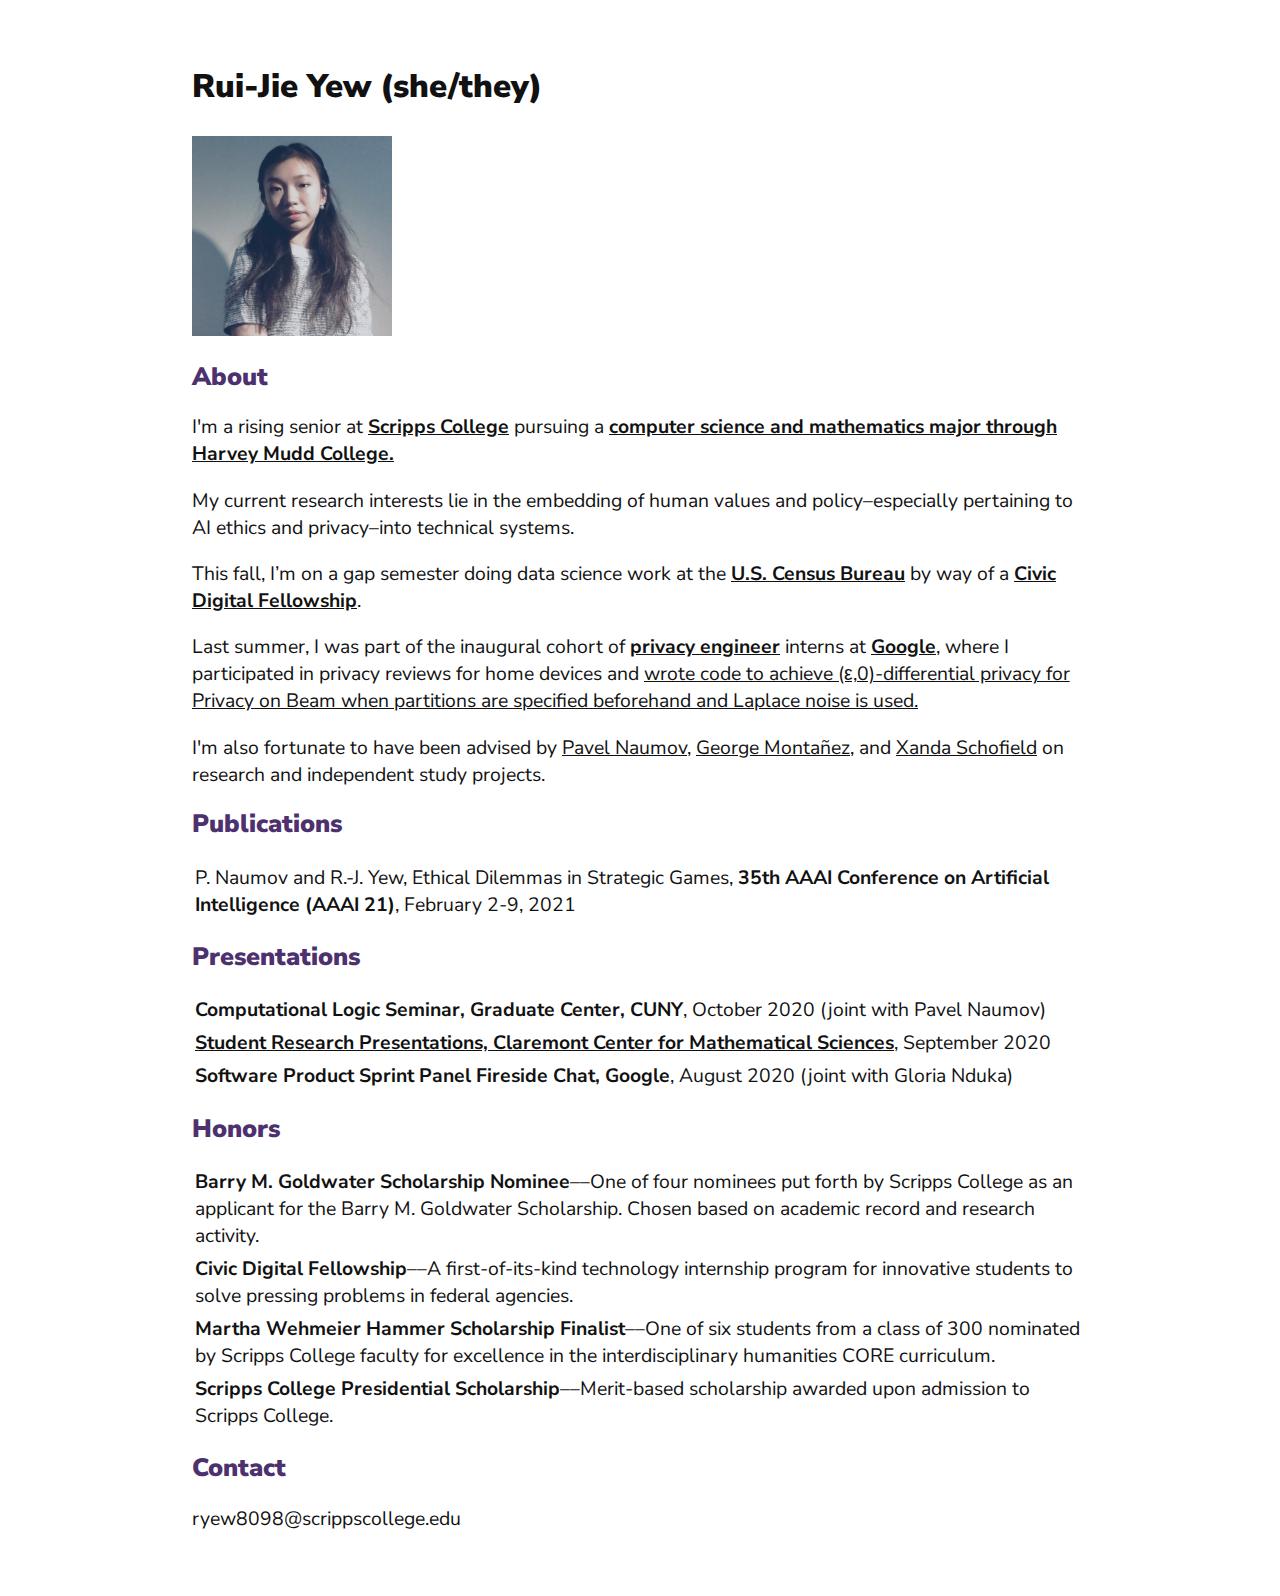
<file: index.html>
<!DOCTYPE html>
<html lang="en-us">

  <head>
    <meta charset="utf-8">
    <link rel="stylesheet" href="normalize.css">
    <link href="https://fonts.googleapis.com/css2?family=Nunito+Sans:wght@400&display=swap" rel="stylesheet">
    <link href="https://fonts.googleapis.com/css2?family=Nunito+Sans:wght@700&display=swap" rel="stylesheet">
    <link rel="stylesheet" href="main.css">
    <link rel="icon" type="image/x-icon" href="aka.jpg">
    <title>Rui-Jie Yew</title>
  </head>

  <body>
    <div>
        <div class = "logo">
            <h2>Rui-Jie Yew (she/they)</h2> 
        </div>
  </div>
  <img src= "photo.jpg" height = "200" loading="lazy">
<div class = "about-container">
  <h1>About</h1>
  <p>I'm a rising senior at <b><a class ="intro"; href = https://scrippscollege.edu/about>Scripps College</a></b> pursuing a <b><a class="intro"; href=https://www.cs.hmc.edu/off-campus-students> computer science and mathematics major through Harvey Mudd College.</a></b></p> 
  <p>My current research interests lie in the embedding of human values and policy–especially pertaining to AI ethics and privacy–into technical systems.</p>
  <p>This fall, I’m on a gap semester doing data science work at the <b><a class="intro"; href = https://www.census.gov>U.S. Census Bureau</a></b> by way of a <b><a class="intro"; href=https://www.codingitforward.com/civic-digital-fellowship>Civic Digital Fellowship</a></b>.</p>
  <p>Last summer, I was part of the inaugural cohort of <b><a class="intro"; href=https://desfontain.es/privacy/privacy-engineer.html>privacy engineer</a></b> interns at <b><a class="intro"; href=https://about.google>Google</a></b>, where I participated in privacy reviews for home devices and <a class="intro"; href=https://codelabs.developers.google.com/codelabs/privacy-on-beam#4> wrote code to achieve (ε,0)-differential privacy for Privacy on Beam when partitions are specified beforehand and Laplace noise is used.</a></p>
  <p>I'm also fortunate to have been advised by <a class="intro"; href=https://pavelnaumov.com>Pavel Naumov</a>, <a class="intro"; href=https://cs.hmc.edu/~montanez>George Montañez</a>, and <a class="intro"; href=https://cs.hmc.edu/~xanda>Xanda Schofield</a> on research and independent study projects.</p>
</div>

    <div>
        <h1>Publications</h1>
        <ul class = "a">
          <li class = "a">P. Naumov and R.-J. Yew, Ethical Dilemmas in Strategic Games, <b>35th AAAI Conference on Artificial Intelligence (AAAI 21)</b>, February 2-9, 2021</li>
        </ul>
    </div>

    <div>
        <h1>Presentations</h1>

        <ul class = "a">
          <li class = "a"><b>Computational Logic Seminar, Graduate Center, CUNY</b>, October 2020 (joint with Pavel Naumov)</li>
          <li class = "a"><b><a class = "intro"; href= an_epistemic_logic_of_desire.pdf>Student Research Presentations, Claremont Center for Mathematical Sciences</a></b>, September 2020</li>
          <li class = "a"><b>Software Product Sprint Panel Fireside Chat, Google</b>, August 2020 (joint with Gloria Nduka)</li>
        </ul>
    </div>

    <div>
      <h1>Honors</h1>

      <ul class = "a">
        <li class = "a"><b>Barry M. Goldwater Scholarship Nominee</b>––One of four nominees put forth by Scripps College as an applicant for the Barry M. Goldwater Scholarship. Chosen based on academic record and research activity.</li>
        <li class = "a"><b>Civic Digital Fellowship</b>––A first-of-its-kind technology internship program for innovative students to solve pressing problems in federal agencies.</li>
        <li class = "a"><b>Martha Wehmeier Hammer Scholarship Finalist</b>––One of six students from a class of 300 nominated by Scripps College faculty for excellence in the interdisciplinary humanities CORE curriculum.</li>
        <li class="a"><b>Scripps College Presidential Scholarship</b>––Merit-based scholarship awarded upon admission to Scripps College. </li>
      </ul>
    </div>

    <div>
      <h1>Contact</h1>
      <p>
        ryew8098@scrippscollege.edu
      </p>
    </div>
        
  </body>
</html>
</file>
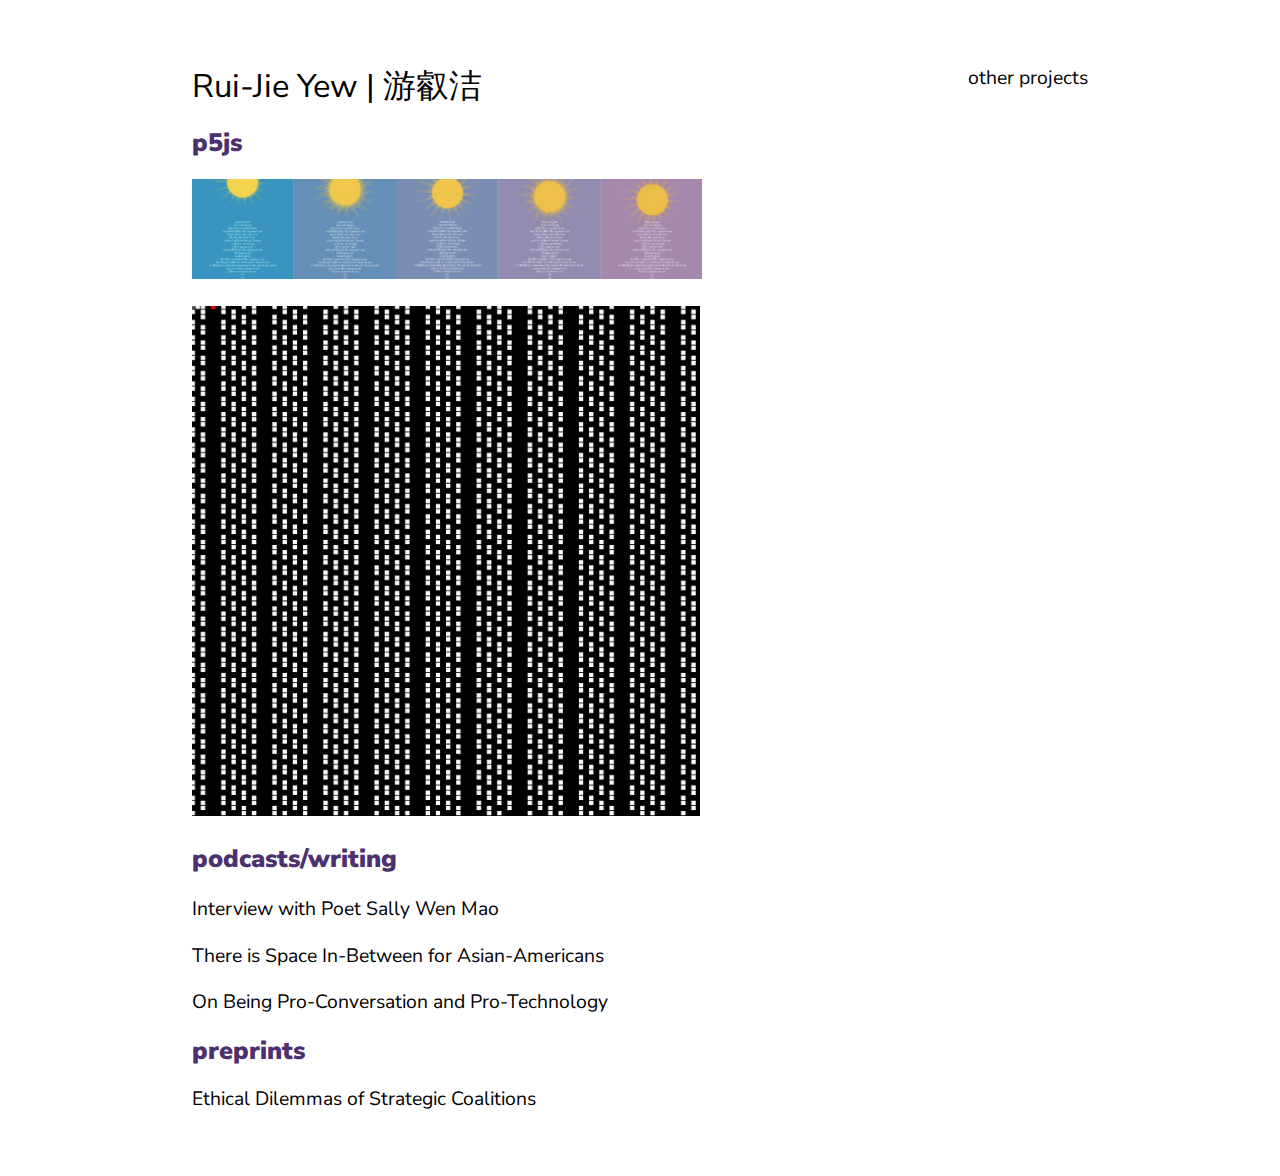
<file: projects.html>
<!DOCTYPE html>
<html lang="en-us">

  <head>
    <meta charset="utf-8">
    <link rel="stylesheet" href="normalize.css">

    <link href="https://fonts.googleapis.com/css2?family=Nunito+Sans:wght@400&display=swap" rel="stylesheet">
    <link rel="stylesheet" href="main.css">
    <link rel="icon" type="image/x-icon" href="favicon.ico">
    <title>Rui-Jie Yew</title>
  </head>

  <body>
    <div class = "top-bar-container">
    <div class = "logo">
        <a href = "index.html" class = "logo">Rui-Jie Yew | 游叡洁</a>
    </div>
    <div class = "NavBar">
      <a href = "projects.html" class = "NavBar-link">other projects</a>
      <!--<a href="/misc.html" class = "NavBar-link">miscellaneous</a> -->
    </div>
  </div>

<div class = "sp20-container">
  <h1>p5js</h1>
  <p><img src ="summersun.jpg" width = "510"/></p>
  <p><img src= sieve.gif height = "510"></p>
</div>
<div class = "w20-container">
    <h1>podcasts/writing</h1>
    <p><a href = "https://anchor.fm/the-student-life/episodes/The-Recast-Talking-poetry--Asian-American-identity-and-social-media-with-Sally-Wen-Mao-e38nk1/a-a8be5s">Interview with Poet Sally Wen Mao</a> </p>
    <p><a href="https://tsl.news/opinions7513/">There is Space In-Between for Asian-Americans</a></p>
    <p><a href="https://tsl.news/opinions7299/">On Being Pro-Conversation and Pro-Technology</a></p>
  </div>

  <div class = "current-container">
      <h1>preprints</h1>
      <a href= "https://arxiv.org/abs/1911.00786">Ethical Dilemmas of Strategic Coalitions</a>

    </div>



  </body>
</html>
</file>
<file: main.css>
:root {
  --black: #111111;
  --purple: #9771c3;
  --dark-purple: #4d316e;
}
html {
  box-sizing: border-box;
}

*, *::before, *::after {
  box-sizing: inherit;
}

html, body {
  padding: 0;
  font-family: 'Nunito Sans',sans-serif;
  font-size: 110%;
}


body {
  margin: 5% 15% 5% 15%;
  color: var(--black);
}

a {
  color: black;
  font-family: 'Nunito Sans',sans-serif;
  text-decoration: none;
}

a.intro{
  color: var(--black);
  text-decoration: underline;
}

a.underline{
  line-height: 0.7em;
  border-bottom: 1.5px var(--purple) solid;
}

a:visited {
  color: black;
}

a:hover{
  color: var(--purple);
}

h1 {
  font-family: 'Nunito Sans',sans-serif;
  font-weight: 1000;
  font-size: 130%;
  color: var(--dark-purple);
}

h2 {
  font-family: 'Nunito Sans',sans-serif;
  font-weight: 1000;
  font-size: 130%;
  color: var(--black);
}

.top-bar-container {
  display: flex;
  justify-content: space-between;
  
}
.logo {
  font-size: 130%;
  border-bottom: 0px;
}

ul.a {
  list-style: none;
  padding-left: 0%;
}

li.a { padding: 3px; }
</file>
